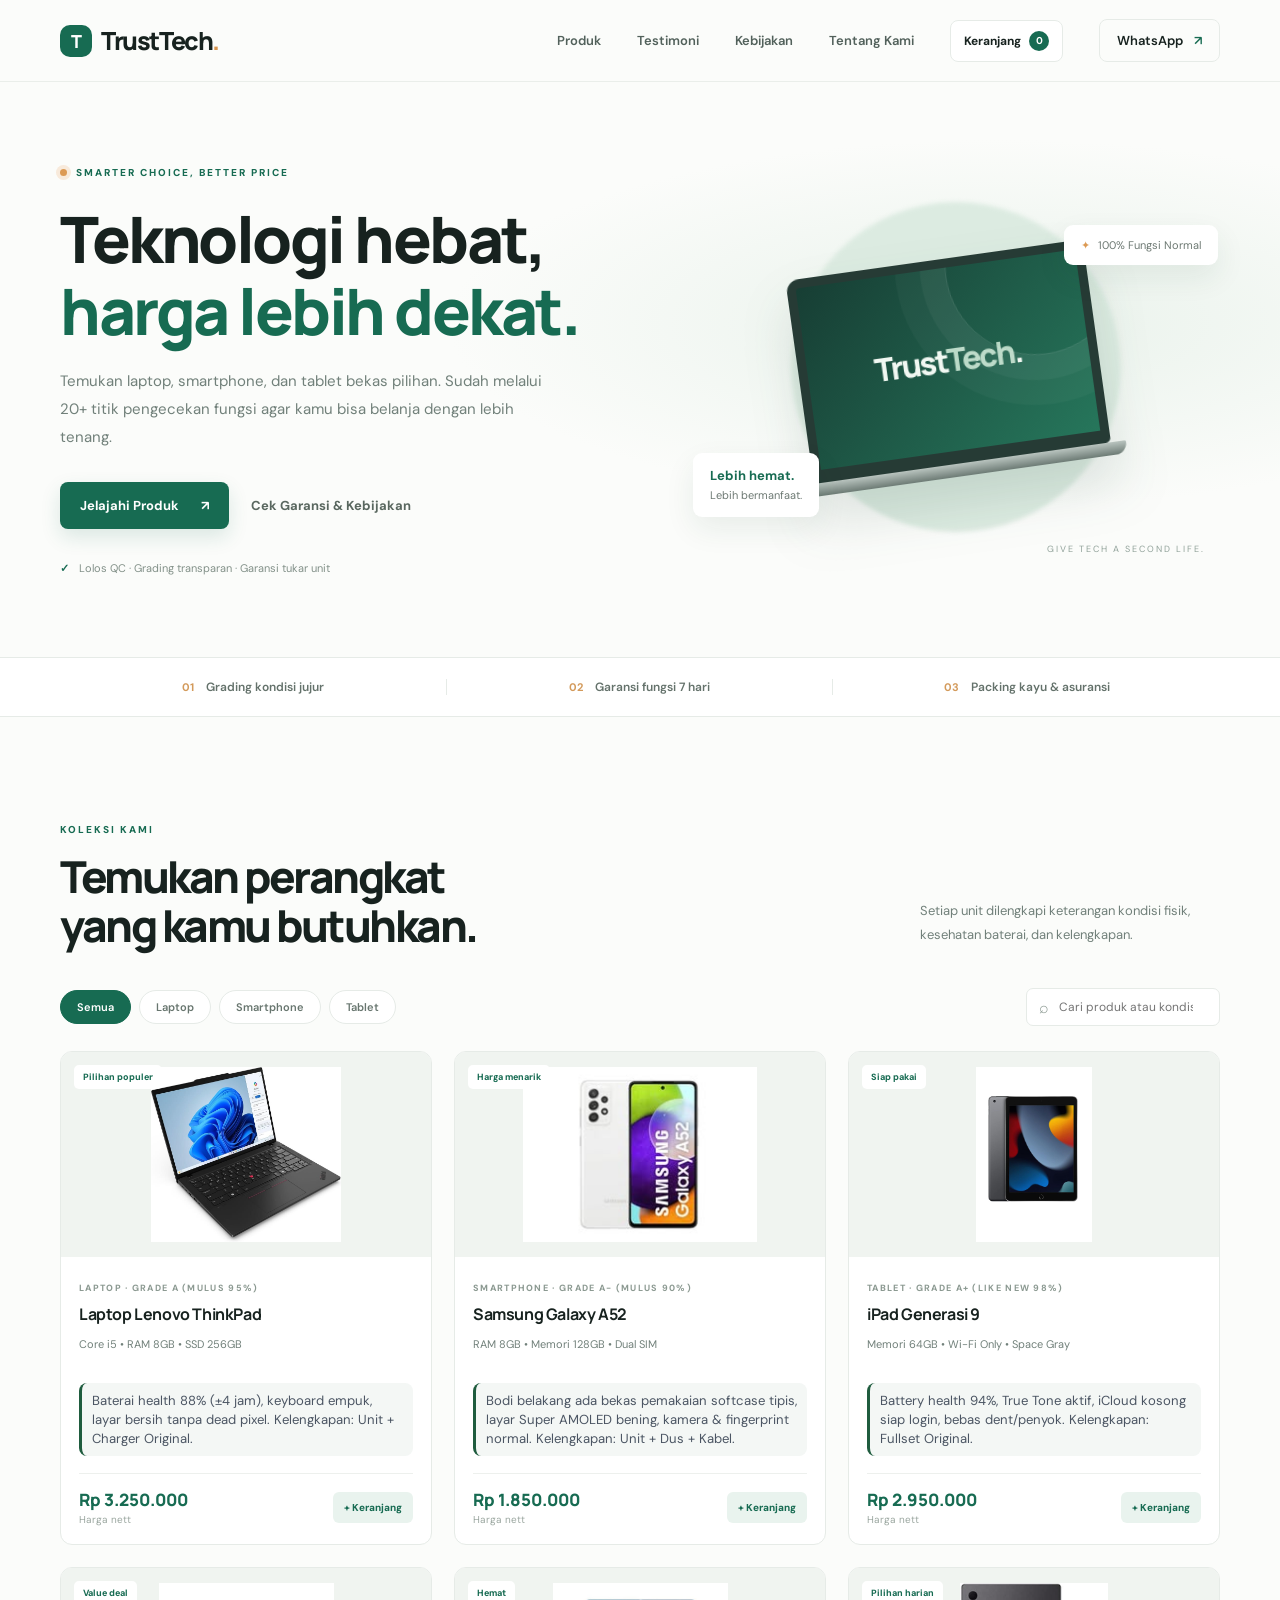
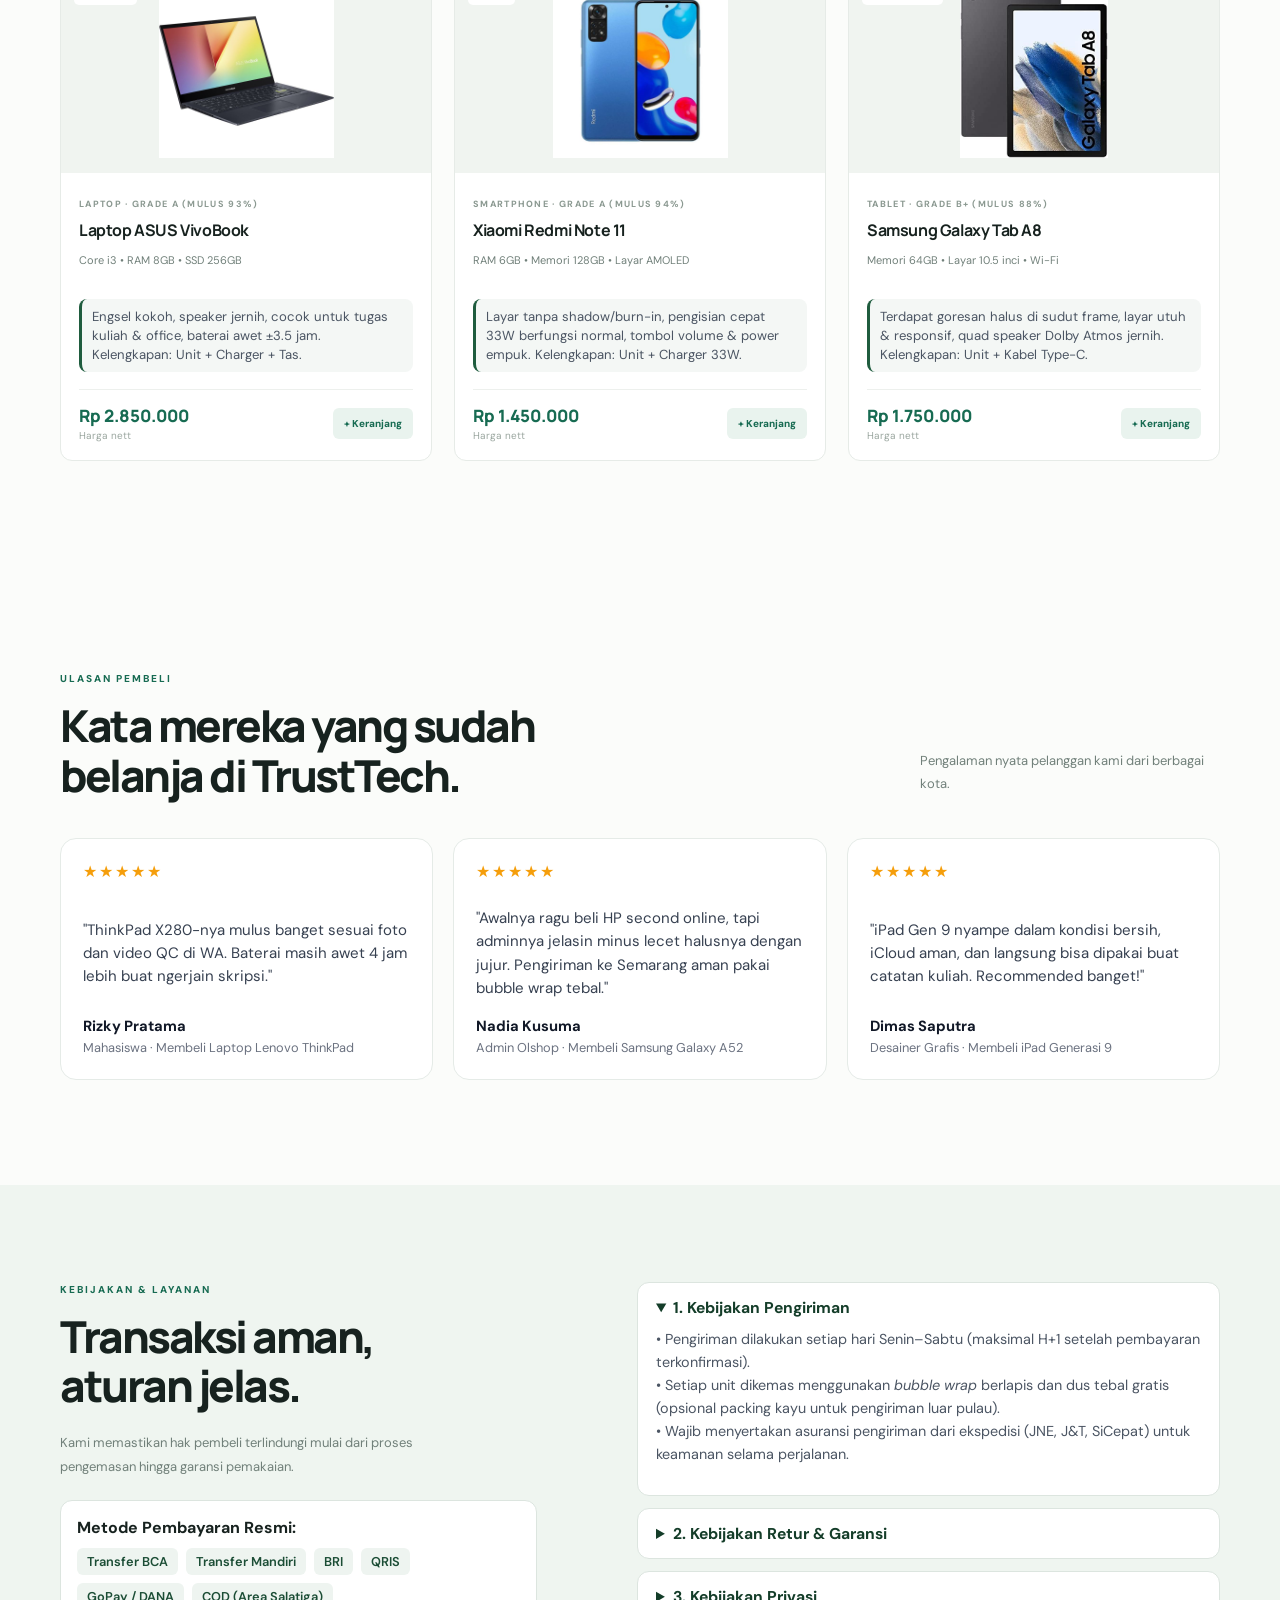
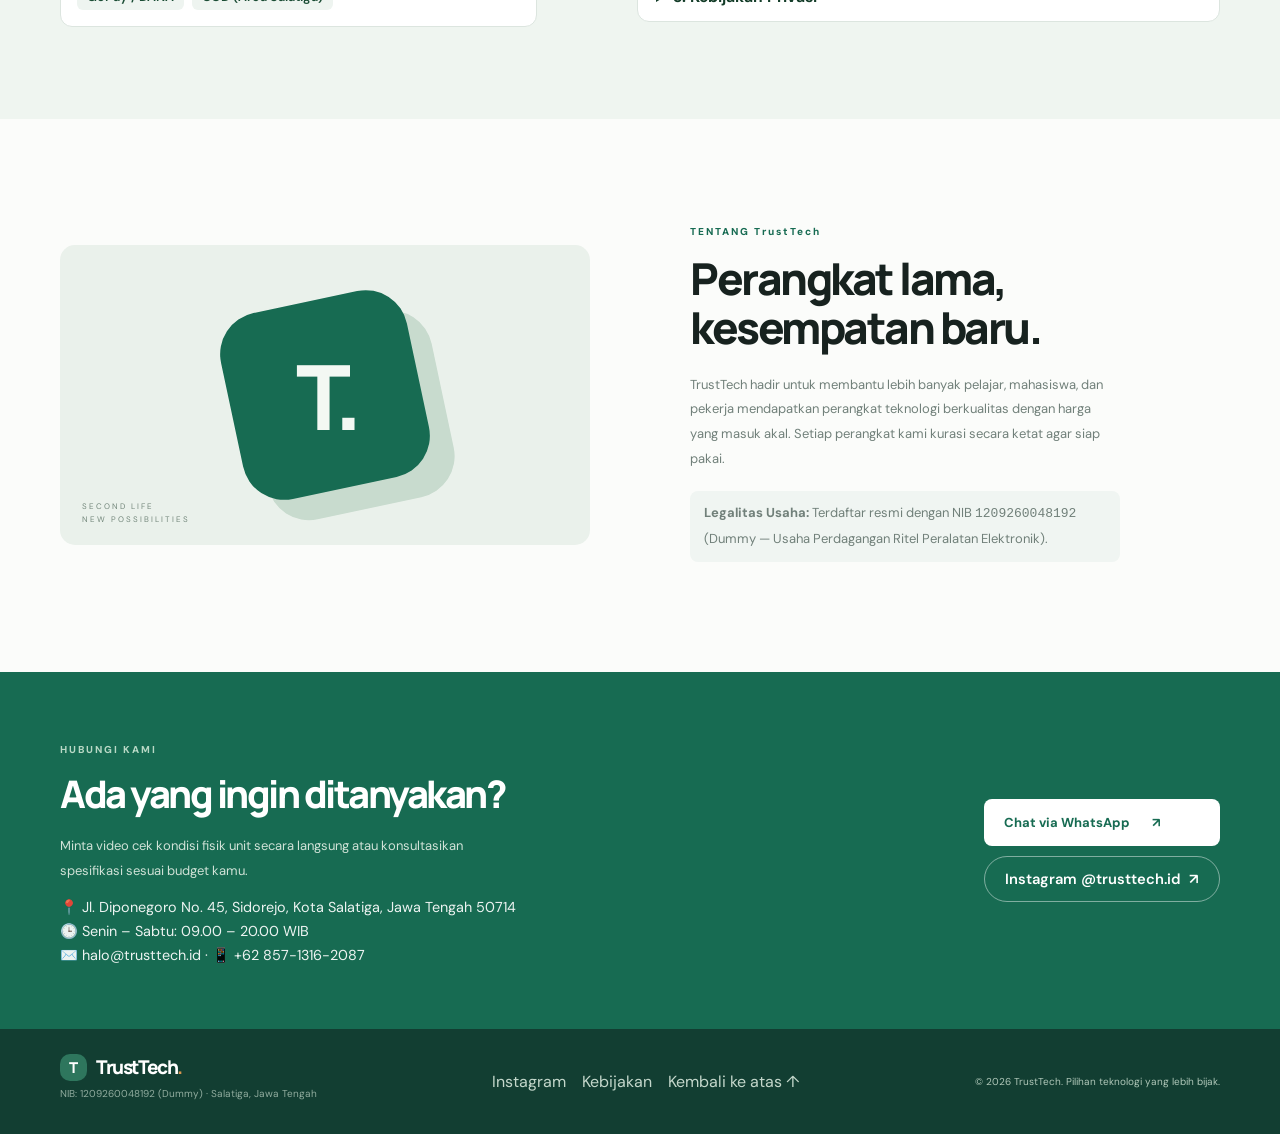
<file: index.html>
<!DOCTYPE html>
<html lang="id">
<head>
  <meta charset="UTF-8">
  <meta name="viewport" content="width=device-width, initial-scale=1.0">
  <meta name="description" content="Temukan laptop, smartphone, dan tablet bekas berkualitas bergaransi di TrustTech dengan harga bersahabat.">
  <title>TrustTech — Elektronik Bekas Berkualitas</title>
  <link rel="preconnect" href="https://fonts.googleapis.com">
  <link rel="preconnect" href="https://fonts.gstatic.com" crossorigin>
  <link href="https://fonts.googleapis.com/css2?family=DM+Sans:wght@400;500;600;700;800&family=Manrope:wght@600;700;800&display=swap" rel="stylesheet">
  <link rel="stylesheet" href="style.css">
</head>
<body>
  <header class="site-header">
    <nav class="nav container">
      <a class="brand" href="#"><span class="brand-mark">T</span> TrustTech<span class="brand-dot">.</span></a>
      <button class="menu-toggle" id="menuToggle" aria-label="Buka menu" aria-expanded="false">☰</button>
      <div class="nav-links" id="navLinks">
        <a href="#produk">Produk</a>
        <a href="#testimoni">Testimoni</a>
        <a href="#kebijakan">Kebijakan</a>
        <a href="#tentang">Tentang Kami</a>
        <button class="cart-trigger" id="cartTrigger" type="button" aria-label="Buka keranjang">Keranjang <span id="cartCount">0</span></button>
        <a class="nav-contact" id="navWhatsapp" href="#" target="_blank" rel="noopener">WhatsApp <span>↗</span></a>
      </div>
    </nav>
  </header>

  <div class="cart-overlay" id="cartOverlay" hidden>
    <section class="cart-panel" role="dialog" aria-modal="true" aria-labelledby="cartTitle">
      <div class="cart-heading">
        <div><span class="eyebrow">PESANAN KAMU</span><h2 id="cartTitle">Keranjang belanja</h2></div>
        <button class="cart-close" id="cartClose" type="button" aria-label="Tutup keranjang">×</button>
      </div>
      <div class="cart-items" id="cartItems"></div>
      <div class="cart-footer">
        <div class="cart-total"><span>Estimasi total</span><strong id="cartTotal">Rp0</strong></div>
        <p>Pesanan akan dikirim ke WhatsApp untuk konfirmasi stok, video detail unit, dan pembayaran.</p>
        <button class="btn btn-primary checkout-btn" id="checkoutButton" type="button">Lanjutkan ke WhatsApp <span>↗</span></button>
      </div>
    </section>
  </div>

  <main>
    <section class="hero">
      <div class="container hero-grid">
        <div class="hero-copy">
          <span class="eyebrow"><span class="pulse"></span> SMARTER CHOICE, BETTER PRICE</span>
          <h1>Teknologi hebat,<br><span>harga lebih dekat.</span></h1>
          <p>Temukan laptop, smartphone, dan tablet bekas pilihan. Sudah melalui 20+ titik pengecekan fungsi agar kamu bisa belanja dengan lebih tenang.</p>
          <div class="hero-actions">
            <a class="btn btn-primary" href="#produk">Jelajahi Produk <span>↗</span></a>
            <a class="btn btn-quiet" href="#kebijakan">Cek Garansi & Kebijakan</a>
          </div>
          <div class="hero-note"><span class="check">✓</span> Lolos QC · Grading transparan · Garansi tukar unit</div>
        </div>
        <div class="hero-visual">
          <div class="visual-glow"></div>
          <div class="device-card laptop-card">
            <div class="laptop-screen"><div class="screen-orb"></div><span>Trust<span>Tech</span>.</span></div>
            <div class="laptop-base"></div>
          </div>
          <div class="float-tag tag-top"><span>✦</span> 100% Fungsi Normal</div>
          <div class="float-tag tag-bottom"><strong>Lebih hemat.</strong><br>Lebih bermanfaat.</div>
          <div class="visual-caption">GIVE TECH A SECOND LIFE.</div>
        </div>
      </div>
    </section>

    <section class="trust-strip">
      <div class="container trust-items">
        <div><strong>01</strong><span>Grading kondisi jujur</span></div>
        <div><strong>02</strong><span>Garansi fungsi 7 hari</span></div>
        <div><strong>03</strong><span>Packing kayu & asuransi</span></div>
      </div>
    </section>

    <section class="section container" id="produk">
      <div class="section-heading">
        <div><span class="eyebrow">KOLEKSI KAMI</span><h2>Temukan perangkat<br>yang kamu butuhkan.</h2></div>
        <p>Setiap unit dilengkapi keterangan kondisi fisik, kesehatan baterai, dan kelengkapan.</p>
      </div>
      <div class="catalog-tools">
        <div class="filters" id="filters">
          <button class="filter active" data-category="Semua">Semua</button>
          <button class="filter" data-category="Laptop">Laptop</button>
          <button class="filter" data-category="Smartphone">Smartphone</button>
          <button class="filter" data-category="Tablet">Tablet</button>
        </div>
        <label class="search-box"><span>⌕</span><input id="searchInput" type="search" placeholder="Cari produk atau kondisi..."></label>
      </div>
      <div class="product-grid" id="productGrid" aria-live="polite"></div>
    </section>

    <!-- BAGIAN TESTIMONI DUMMY -->
    <section class="section container" id="testimoni">
      <div class="section-heading">
        <div><span class="eyebrow">ULASAN PEMBELI</span><h2>Kata mereka yang sudah<br>belanja di TrustTech.</h2></div>
        <p>Pengalaman nyata pelanggan kami dari berbagai kota.</p>
      </div>
      <div class="testimonial-grid">
        <article class="testimonial-card">
          <div class="stars">★★★★★</div>
          <p>"ThinkPad X280-nya mulus banget sesuai foto dan video QC di WA. Baterai masih awet 4 jam lebih buat ngerjain skripsi."</p>
          <div class="reviewer">
            <strong>Rizky Pratama</strong>
            <span>Mahasiswa · Membeli Laptop Lenovo ThinkPad</span>
          </div>
        </article>
        <article class="testimonial-card">
          <div class="stars">★★★★★</div>
          <p>"Awalnya ragu beli HP second online, tapi adminnya jelasin minus lecet halusnya dengan jujur. Pengiriman ke Semarang aman pakai bubble wrap tebal."</p>
          <div class="reviewer">
            <strong>Nadia Kusuma</strong>
            <span>Admin Olshop · Membeli Samsung Galaxy A52</span>
          </div>
        </article>
        <article class="testimonial-card">
          <div class="stars">★★★★★</div>
          <p>"iPad Gen 9 nyampe dalam kondisi bersih, iCloud aman, dan langsung bisa dipakai buat catatan kuliah. Recommended banget!"</p>
          <div class="reviewer">
            <strong>Dimas Saputra</strong>
            <span>Desainer Grafis · Membeli iPad Generasi 9</span>
          </div>
        </article>
      </div>
    </section>

    <!-- BAGIAN KEBIJAKAN TOKO (PENGIRIMAN, RETUR, PRIVASI) -->
    <section class="feature-section" id="kebijakan">
      <div class="container feature-grid">
        <div>
          <span class="eyebrow">KEBIJAKAN & LAYANAN</span>
          <h2>Transaksi aman,<br>aturan jelas.</h2>
          <p>Kami memastikan hak pembeli terlindungi mulai dari proses pengemasan hingga garansi pemakaian.</p>
          
          <div class="payment-box">
            <strong>Metode Pembayaran Resmi:</strong>
            <div class="payment-badges">
              <span>Transfer BCA</span>
              <span>Transfer Mandiri</span>
              <span>BRI</span>
              <span>QRIS</span>
              <span>GoPay / DANA</span>
              <span>COD (Area Salatiga)</span>
            </div>
          </div>
        </div>

        <div class="policy-list">
          <details class="policy-item" open>
            <summary>1. Kebijakan Pengiriman</summary>
            <p>• Pengiriman dilakukan setiap hari Senin–Sabtu (maksimal H+1 setelah pembayaran terkonfirmasi).<br>
               • Setiap unit dikemas menggunakan <em>bubble wrap</em> berlapis dan dus tebal gratis (opsional packing kayu untuk pengiriman luar pulau).<br>
               • Wajib menyertakan asuransi pengiriman dari ekspedisi (JNE, J&T, SiCepat) untuk keamanan selama perjalanan.</p>
          </details>
          <details class="policy-item">
            <summary>2. Kebijakan Retur & Garansi</summary>
            <p>• Garansi fungsi personal selama <strong>7 hari</strong> sejak barang diterima berdasarkan status resi.<br>
               • Pembeli <strong>wajib merekam video unboxing tanpa jeda</strong> (memperlihatkan label resi dan kondisi fisik perangkat saat dinyalakan) sebagai syarat klaim retur.<br>
               • Garansi tidak berlaku akibat human error (terjatuh, terkena cairan, segel rusak, atau modifikasi sistem).</p>
          </details>
          <details class="policy-item">
            <summary>3. Kebijakan Privasi</summary>
            <p>• Seluruh perangkat bekas telah melalui proses <em>factory reset</em> dan penghapusan data permanen sebelum dijual.<br>
               • Data pribadi pembeli (nama, nomor WhatsApp, dan alamat pengiriman) hanya digunakan untuk keperluan transaksi serta pengiriman barang dan tidak dibagikan kepada pihak ketiga mana pun.</p>
          </details>
        </div>
      </div>
    </section>

    <section class="about-section container" id="tentang">
      <div class="about-art"><div class="about-shape"><span>T.</span></div><small>SECOND LIFE<br>NEW POSSIBILITIES</small></div>
      <div class="about-copy">
        <span class="eyebrow">TENTANG TrustTech</span>
        <h2>Perangkat lama,<br>kesempatan baru.</h2>
        <p>TrustTech hadir untuk membantu lebih banyak pelajar, mahasiswa, dan pekerja mendapatkan perangkat teknologi berkualitas dengan harga yang masuk akal. Setiap perangkat kami kurasi secara ketat agar siap pakai.</p>
        <p class="legal-badge"><strong>Legalitas Usaha:</strong> Terdaftar resmi dengan NIB <code>1209260048192</code> (Dummy — Usaha Perdagangan Ritel Peralatan Elektronik).</p>
      </div>
    </section>

    <section class="contact-section" id="kontak">
      <div class="container contact-inner">
        <div>
          <span class="eyebrow">HUBUNGI KAMI</span>
          <h2>Ada yang ingin ditanyakan?</h2>
          <p>Minta video cek kondisi fisik unit secara langsung atau konsultasikan spesifikasi sesuai budget kamu.</p>
          <div class="contact-details">
            <span>📍 Jl. Diponegoro No. 45, Sidorejo, Kota Salatiga, Jawa Tengah 50714</span>
            <span>🕒 Senin – Sabtu: 09.00 – 20.00 WIB</span>
            <span>✉️ halo@trusttech.id · 📱 +62 857-1316-2087</span>
          </div>
        </div>
        <div class="contact-actions">
          <a class="btn btn-light" id="mainWhatsapp" href="#" target="_blank" rel="noopener">Chat via WhatsApp <span>↗</span></a>
          <a class="btn btn-outline-light" href="https://instagram.com/trusttech.id" target="_blank" rel="noopener">Instagram @trusttech.id <span>↗</span></a>
        </div>
      </div>
    </section>
  </main>

  <footer class="footer">
    <div class="container footer-inner">
      <div>
        <a class="brand brand-footer" href="#"><span class="brand-mark">T</span> TrustTech<span class="brand-dot">.</span></a>
        <p class="footer-sub">NIB: 1209260048192 (Dummy) · Salatiga, Jawa Tengah</p>
      </div>
      <div class="footer-links">
        <a href="https://instagram.com/trusttech.id" target="_blank" rel="noopener">Instagram</a>
        <a href="#kebijakan">Kebijakan</a>
        <a href="#produk">Kembali ke atas ↑</a>
      </div>
      <p>© <span id="year"></span> TrustTech. Pilihan teknologi yang lebih bijak.</p>
    </div>
  </footer>
  <script src="script.js"></script>
</body>
</html>
</file>
<file: style.css>
:root{--ink:#17221f;--muted:#71807a;--green:#176b52;--green-dark:#10513f;--mint:#e9f3ee;--paper:#fbfcfa;--line:#e6ebe7;--orange:#e6a45d}
*{box-sizing:border-box}html{scroll-behavior:smooth}body{margin:0;background:var(--paper);color:var(--ink);font-family:"DM Sans",sans-serif}a{color:inherit;text-decoration:none}.container{width:min(1160px,calc(100% - 48px));margin:auto}.site-header{height:82px;background:rgba(251,252,250,.92);border-bottom:1px solid rgba(230,235,231,.8);position:sticky;top:0;z-index:20;backdrop-filter:blur(14px)}.nav{height:100%;display:flex;align-items:center;justify-content:space-between}.brand{font-family:Manrope,sans-serif;font-weight:800;font-size:25px;letter-spacing:-1.4px;display:flex;align-items:center;gap:9px}.brand-mark{display:grid;place-items:center;width:32px;height:32px;background:var(--green);color:white;border-radius:10px;font-size:18px;letter-spacing:0}.brand-dot{color:#d8954e;margin-left:-9px}.nav-links{display:flex;align-items:center;gap:36px;font-size:13px;font-weight:600;color:#52615b}.nav-links a:hover{color:var(--green)}.nav-contact{padding:12px 17px;border:1px solid var(--line);border-radius:8px;color:var(--ink)!important}.nav-contact span{color:var(--green);margin-left:8px}.menu-toggle{display:none;border:0;background:none;font-size:24px}.hero{padding:78px 0 82px;background:radial-gradient(ellipse at 78% 42%,#e9f2eb 0,transparent 39%),var(--paper);overflow:hidden}.hero-grid{display:grid;grid-template-columns:1.05fr .95fr;align-items:center;gap:50px;min-height:400px}.eyebrow{font-size:10px;letter-spacing:2px;font-weight:800;color:var(--green);display:inline-flex;align-items:center;gap:9px}.pulse{width:7px;height:7px;border-radius:50%;background:#dc9a54;box-shadow:0 0 0 4px #f8eadb}.hero h1,.section-heading h2,.feature-grid h2,.about-copy h2,.contact-inner h2{font-family:Manrope,sans-serif;font-weight:800;letter-spacing:-2.5px;line-height:1.12}.hero h1{font-size:clamp(42px,5vw,66px);margin:22px 0}.hero h1 span{color:var(--green)}.hero-copy>p{max-width:490px;color:var(--muted);font-size:15px;line-height:1.85}.hero-actions{display:flex;align-items:center;gap:22px;margin-top:30px}.btn{display:inline-flex;align-items:center;gap:22px;padding:15px 20px;border-radius:8px;font-weight:700;font-size:13px;transition:.2s}.btn-primary{background:var(--green);color:white;box-shadow:0 8px 20px #176b5224}.btn-primary:hover{background:var(--green-dark);transform:translateY(-2px)}.btn-quiet{padding-left:0;color:#59675f}.hero-note{font-size:11px;color:#829088;margin-top:32px}.check{color:var(--green);font-weight:900;margin-right:7px}.hero-visual{height:390px;position:relative;display:grid;place-items:center}.visual-glow{position:absolute;width:330px;height:330px;border-radius:50%;background:#dcebe1;filter:blur(2px)}.device-card{position:relative;z-index:1;transform:rotate(-8deg);filter:drop-shadow(0 28px 25px #1c453322)}.laptop-screen{width:300px;height:205px;border:9px solid #263b35;border-bottom-width:13px;border-radius:13px 13px 5px 5px;background:linear-gradient(135deg,#173e34,#26765b);display:grid;place-items:center;position:relative;overflow:hidden;color:#f1f8f2;font-family:Manrope;font-weight:800;font-size:32px;letter-spacing:-2px}.laptop-screen>span span{color:#b9d9c6}.screen-orb{position:absolute;width:180px;height:180px;border:1px solid #ffffff25;border-radius:50%;right:-48px;top:-80px;box-shadow:0 0 0 25px #ffffff0a,0 0 0 50px #ffffff08}.laptop-base{width:330px;height:13px;background:linear-gradient(#b9c4bf,#6d7b75);margin-left:-15px;border-radius:2px 2px 15px 15px}.float-tag{position:absolute;z-index:2;background:white;padding:13px 17px;border-radius:9px;box-shadow:0 12px 30px #1d493015;font-size:11px;color:#6d7973}.tag-top{top:53px;right:2px}.tag-top span{color:#dc9a54;margin-right:5px}.tag-bottom{bottom:45px;left:0;line-height:1.6}.tag-bottom strong{color:var(--green);font-size:13px}.visual-caption{position:absolute;bottom:7px;right:15px;font-size:9px;letter-spacing:2px;color:#91a29a}.trust-strip{border-top:1px solid var(--line);border-bottom:1px solid var(--line);background:white}.trust-items{display:grid;grid-template-columns:repeat(3,1fr);padding:21px 0}.trust-items>div{display:flex;align-items:center;justify-content:center;gap:12px;border-right:1px solid var(--line)}.trust-items>div:last-child{border:0}.trust-items strong{font-size:11px;color:#d39a5b}.trust-items span{font-size:12px;color:#64726b;font-weight:600}.section{padding-top:100px;padding-bottom:105px}.section-heading{display:flex;justify-content:space-between;align-items:end;margin-bottom:38px}.section-heading h2,.feature-grid h2,.about-copy h2,.contact-inner h2{font-size:clamp(32px,4vw,44px);margin:14px 0 0}.section-heading>p{max-width:300px;color:var(--muted);font-size:13px;line-height:1.8;margin-bottom:4px}.catalog-tools{display:flex;justify-content:space-between;align-items:center;gap:20px;margin-bottom:25px}.filters{display:flex;gap:8px;flex-wrap:wrap}.filter{border:1px solid var(--line);background:white;border-radius:30px;padding:9px 16px;font:600 11px "DM Sans";color:#68766f;cursor:pointer}.filter.active,.filter:hover{background:var(--green);border-color:var(--green);color:white}.search-box{height:38px;border:1px solid var(--line);border-radius:7px;background:white;display:flex;align-items:center;gap:8px;padding:0 12px;color:#8b9991}.search-box input{border:0;outline:0;font:12px "DM Sans";width:150px;color:var(--ink)}.product-grid{display:grid;grid-template-columns:repeat(3,1fr);gap:22px}.product-card{background:white;border:1px solid var(--line);border-radius:12px;overflow:hidden;transition:.25s}.product-card:hover{transform:translateY(-5px);box-shadow:0 16px 35px #193b2810}.product-art{height:205px;background:#f0f4f0;display:grid;place-items:center;position:relative;overflow:hidden}.product-art .device{position:relative;z-index:1;filter:drop-shadow(0 12px 10px #203b3020)}.device-laptop{width:155px;height:105px;border:7px solid #3c4c46;border-bottom-width:9px;border-radius:8px;background:linear-gradient(135deg,#285e4b,#9bc3a8);display:grid;place-items:center;color:white;font-size:22px}.device-laptop:after{content:"";position:absolute;width:175px;height:7px;background:#9ca9a2;bottom:-15px;left:-17px;border-radius:2px 2px 9px 9px}.device-phone{width:74px;height:142px;border:6px solid #303c37;border-radius:15px;background:linear-gradient(145deg,#548f76,#d2e5d7);display:grid;place-items:center;color:white;font-size:23px}.device-tablet{width:130px;height:155px;border:7px solid #394741;border-radius:12px;background:linear-gradient(145deg,#477b62,#b4d1bc);display:grid;place-items:center;color:white;font-size:22px}.product-badge{position:absolute;top:13px;left:13px;z-index:2;background:white;border-radius:5px;padding:6px 9px;font-size:9px;font-weight:800;color:var(--green)}.product-info{padding:18px}.product-category{font-size:9px;color:#8b9991;font-weight:800;letter-spacing:1.3px;text-transform:uppercase}.product-info h3{font-family:Manrope;font-size:16px;margin:7px 0 6px;letter-spacing:-.4px}.product-description{font-size:11px;line-height:1.6;color:var(--muted);min-height:36px}.product-bottom{display:flex;align-items:center;justify-content:space-between;margin-top:17px;padding-top:14px;border-top:1px solid #edf0ed}.price{font-family:Manrope;font-size:17px;font-weight:800;color:var(--green)}.price small{display:block;font:10px "DM Sans";color:#9aa69f;margin-top:2px}.buy-link{background:var(--mint);color:var(--green);border-radius:6px;padding:9px 11px;font-size:10px;font-weight:800}.buy-link:hover{background:var(--green);color:white}.catalog-hint{font-size:10px;color:#98a39d;margin-top:22px}.catalog-hint code{background:#eef2ee;padding:3px 5px;border-radius:4px}.empty-state{grid-column:1/-1;text-align:center;padding:45px;color:var(--muted);font-size:13px}.feature-section{background:#eff5f0;padding:92px 0}.feature-grid{display:grid;grid-template-columns:.9fr 1.1fr;gap:100px;align-items:center}.feature-grid>div:first-child>p,.about-copy>p,.contact-inner p{font-size:13px;line-height:1.9;color:var(--muted);max-width:430px;margin:20px 0}.text-link{font-size:12px;color:var(--green);font-weight:800}.text-link span{margin-left:8px}.feature-list{display:grid;gap:26px}.feature-list article{display:flex;gap:18px;align-items:flex-start}.feature-icon{width:38px;height:38px;flex:0 0 38px;border:1px solid #d4e2d7;background:#f9fcf9;border-radius:10px;display:grid;place-items:center;color:var(--green);font-weight:800}.feature-list h3{font-family:Manrope;font-size:15px;margin:1px 0 6px}.feature-list p{font-size:11px;line-height:1.7;color:var(--muted);margin:0}.about-section{display:grid;grid-template-columns:1fr 1fr;gap:100px;align-items:center;padding-top:100px;padding-bottom:100px}.about-art{height:300px;background:#eaf1eb;border-radius:15px;display:grid;place-items:center;position:relative;overflow:hidden}.about-shape{width:190px;height:190px;border-radius:42px;background:var(--green);transform:rotate(-12deg);display:grid;place-items:center;box-shadow:20px 25px 0 #c8dbce}.about-shape span{font-family:Manrope;font-size:90px;font-weight:800;color:#f3f8f3;transform:rotate(12deg);letter-spacing:-8px}.about-art small{position:absolute;bottom:20px;left:22px;font-size:8px;line-height:1.6;letter-spacing:2px;color:#74887c}.about-copy>p{margin-bottom:10px}.about-copy .about-small{font-size:10px;color:#98a39d}.contact-section{background:var(--green);color:white;padding:65px 0}.contact-inner{display:flex;justify-content:space-between;align-items:center;gap:30px}.contact-inner .eyebrow{color:#b8d8c5}.contact-inner h2{font-size:38px}.contact-inner p{color:#d0e2d7;margin-bottom:0}.btn-light{background:white;color:var(--green);white-space:nowrap}.btn-light:hover{background:#e8f2eb;transform:translateY(-2px)}.footer{background:#123e32;color:#c4d7cb;padding:25px 0}.footer-inner{display:flex;align-items:center;justify-content:space-between;gap:20px}.brand-footer{color:white;font-size:19px}.brand-footer .brand-mark{background:#2e765d;width:27px;height:27px;font-size:15px}.footer p,.footer-inner>a:last-child{font-size:10px;color:#b1c8ba}.footer-inner>a:last-child:hover{color:white}
@media(max-width:800px){.nav-links{gap:18px}.hero-grid{gap:15px}.hero-visual{transform:scale(.85)}.feature-grid,.about-section{gap:45px}.product-grid{grid-template-columns:repeat(2,1fr)}}
@media(max-width:620px){.container{width:min(100% - 34px,480px)}.site-header{height:68px}.menu-toggle{display:block;color:var(--ink)}.nav-links{display:none;position:absolute;top:68px;left:0;right:0;background:white;padding:20px 24px 24px;border-bottom:1px solid var(--line);flex-direction:column;align-items:stretch;gap:18px}.nav-links.open{display:flex}.nav-contact{text-align:center}.hero{padding:55px 0 45px}.hero-grid{grid-template-columns:1fr;gap:0}.hero h1{font-size:46px}.hero-copy>p{font-size:13px}.hero-visual{height:300px;transform:scale(.82);margin-top:-5px}.trust-items{padding:17px 0}.trust-items>div{gap:6px;flex-direction:column;text-align:center}.trust-items span{font-size:9px}.section{padding-top:70px;padding-bottom:75px}.section-heading{display:block}.section-heading>p{margin-top:15px}.catalog-tools{align-items:stretch;flex-direction:column}.search-box{width:100%}.search-box input{width:100%}.product-grid{grid-template-columns:1fr 1fr;gap:11px}.product-art{height:145px}.device-phone{transform:scale(.78)}.device-tablet{transform:scale(.78)}.product-info{padding:12px}.product-info h3{font-size:13px}.product-description{font-size:10px;min-height:48px}.price{font-size:14px}.buy-link{font-size:9px;padding:8px}.feature-section{padding:70px 0}.feature-grid,.about-section{grid-template-columns:1fr;gap:35px}.feature-grid h2,.about-copy h2,.section-heading h2{font-size:35px}.about-section{padding-top:70px;padding-bottom:70px}.about-art{height:240px}.contact-section{padding:50px 0}.contact-inner{align-items:flex-start;flex-direction:column}.contact-inner h2{font-size:33px}.footer-inner{flex-wrap:wrap}.footer-inner p{order:3;width:100%;margin:0}.footer-inner>a:last-child{margin-left:auto}}
@media(max-width:370px){.product-grid{grid-template-columns:1fr}.product-art{height:185px}}


/* Shopping cart */
.cart-trigger{border:1px solid var(--line);background:white;color:var(--ink);border-radius:8px;padding:10px 13px;font:700 12px "DM Sans";cursor:pointer}
.cart-trigger span{display:inline-grid;place-items:center;min-width:20px;height:20px;margin-left:5px;padding:0 5px;background:var(--green);color:white;border-radius:20px;font-size:10px}
.add-cart-btn{border:0;cursor:pointer;font-family:"DM Sans"}
.cart-overlay{position:fixed;inset:0;z-index:50;background:#10251dcc;display:flex;justify-content:flex-end}
.cart-overlay[hidden]{display:none}
.cart-panel{width:min(470px,100%);height:100%;background:white;padding:28px;display:flex;flex-direction:column;box-shadow:-15px 0 50px #10251d22;animation:cartIn .22s ease}
@keyframes cartIn{from{transform:translateX(25px);opacity:.7}to{transform:translateX(0);opacity:1}}
.cart-heading{display:flex;justify-content:space-between;align-items:flex-start;padding-bottom:22px;border-bottom:1px solid var(--line)}
.cart-heading h2{font:800 25px Manrope;letter-spacing:-1px;margin:8px 0 0}
.cart-close{border:0;background:#f0f4f0;border-radius:50%;width:36px;height:36px;font-size:24px;color:var(--ink);cursor:pointer}
.cart-items{overflow:auto;flex:1;padding:10px 0}
.cart-empty{height:100%;min-height:220px;display:flex;flex-direction:column;align-items:center;justify-content:center;text-align:center;color:var(--muted)}
.cart-empty span{font-size:35px;margin-bottom:12px}.cart-empty strong{color:var(--ink);font:700 15px Manrope}.cart-empty p{font-size:12px}
.cart-item{display:grid;grid-template-columns:52px 1fr auto;gap:12px;align-items:start;padding:16px 0;border-bottom:1px solid var(--line)}
.cart-item-thumb{width:52px;height:52px;border-radius:9px;background:var(--mint);display:grid;place-items:center;color:var(--green);font-size:24px}
.cart-item-info{display:flex;flex-direction:column;gap:5px;min-width:0}.cart-item-info>strong{font:700 12px Manrope}.cart-item-info>span{font-size:11px;color:var(--green);font-weight:700}
.quantity-controls{display:flex;align-items:center;gap:9px;margin-top:5px}.quantity-controls button{border:1px solid var(--line);background:white;border-radius:5px;width:25px;height:25px;cursor:pointer;color:var(--ink)}.quantity-controls b{font-size:11px}.quantity-controls .remove-item{border:0;width:auto;color:#b35e50;font-size:10px;margin-left:5px}
.cart-line-total{font-size:10px;color:#64726b;white-space:nowrap}
.cart-footer{border-top:1px solid var(--line);padding-top:18px}.cart-total{display:flex;justify-content:space-between;align-items:center}.cart-total span{font-size:12px;color:var(--muted)}.cart-total strong{font:800 20px Manrope;color:var(--green)}.cart-footer p{font-size:10px;line-height:1.6;color:#87948d}.checkout-btn{width:100%;justify-content:space-between;border:0;cursor:pointer}.checkout-btn:disabled{opacity:.4;cursor:not-allowed}
body.cart-open{overflow:hidden}
@media(max-width:620px){.cart-trigger{width:100%;padding:12px}.cart-panel{padding:21px}.cart-line-total{font-size:9px}}
.product-art {
  position: relative;
  overflow: hidden;
}

.product-image {
  width: 100%;
  height: 100%;
  object-fit: contain;
  padding: 15px;
  box-sizing: border-box;
  display: block;
}

.product-badge {
  position: absolute;
  z-index: 2;
}
.product-art {
  height: 205px;
  background: #f0f4f0;
  display: flex;
  align-items: center;
  justify-content: center;
  position: relative;
  overflow: hidden;
}
.product-image {
  max-width: 100%;
  max-height: 100%;
  width: auto;
  height: auto;
  object-fit: contain;
  padding: 15px;
  box-sizing: border-box;
  display: block;
}
/* Tambahan Styling untuk Kondisi Produk, Testimoni, Kebijakan, & Kontak */
.product-condition-detail {
  font-size: 0.82rem;
  line-height: 1.45;
  color: #4b5563;
  background: #f4f7f5;
  padding: 8px 10px;
  border-radius: 8px;
  margin: 8px 0 14px;
  border-left: 3px solid #1f5c3e;
}

.testimonial-grid {
  display: grid;
  grid-template-columns: repeat(auto-fit, minmax(280px, 1fr));
  gap: 20px;
  margin-top: 24px;
}

.testimonial-card {
  background: #ffffff;
  border: 1px solid #e5ebe7;
  border-radius: 16px;
  padding: 22px;
  display: flex;
  flex-direction: column;
  justify-content: space-between;
}

.testimonial-card .stars {
  color: #f59e0b;
  letter-spacing: 2px;
  margin-bottom: 10px;
  font-size: 1rem;
}

.testimonial-card p {
  font-size: 0.94rem;
  color: #374151;
  line-height: 1.55;
  margin-bottom: 16px;
}

.reviewer strong {
  display: block;
  font-size: 0.92rem;
  color: #111827;
}

.reviewer span {
  font-size: 0.8rem;
  color: #6b7280;
}

.payment-box {
  margin-top: 20px;
  padding: 16px;
  background: #ffffff;
  border-radius: 12px;
  border: 1px solid #dce5df;
}

.payment-badges {
  display: flex;
  flex-wrap: wrap;
  gap: 8px;
  margin-top: 10px;
}

.payment-badges span {
  background: #eef4f0;
  color: #1b4d35;
  font-size: 0.8rem;
  font-weight: 600;
  padding: 5px 10px;
  border-radius: 6px;
}

.policy-list {
  display: flex;
  flex-direction: column;
  gap: 12px;
}

.policy-item {
  background: #ffffff;
  border: 1px solid #dce5df;
  border-radius: 12px;
  padding: 14px 18px;
}

.policy-item summary {
  font-weight: 700;
  cursor: pointer;
  color: #143d29;
  font-size: 0.98rem;
}

.policy-item p {
  margin-top: 10px;
  font-size: 0.9rem;
  line-height: 1.6;
  color: #4b5563;
}

.legal-badge {
  margin-top: 12px;
  padding: 10px 14px;
  background: #f0f5f2;
  border-radius: 8px;
  font-size: 0.85rem;
  color: #1f4d36;
}

.contact-details {
  display: flex;
  flex-direction: column;
  gap: 6px;
  margin-top: 14px;
  font-size: 0.9rem;
  opacity: 0.92;
}

.contact-actions {
  display: flex;
  flex-direction: column;
  gap: 10px;
}

.btn-outline-light {
  display: inline-flex;
  align-items: center;
  justify-content: center;
  gap: 8px;
  padding: 12px 20px;
  border-radius: 999px;
  border: 1px solid rgba(255, 255, 255, 0.45);
  color: #ffffff;
  font-weight: 600;
  text-decoration: none;
  font-size: 0.92rem;
}

.footer-sub {
  font-size: 0.82rem;
  margin-top: 6px;
  opacity: 0.8;
}

.footer-links {
  display: flex;
  gap: 16px;
  flex-wrap: wrap;
}
</file>
